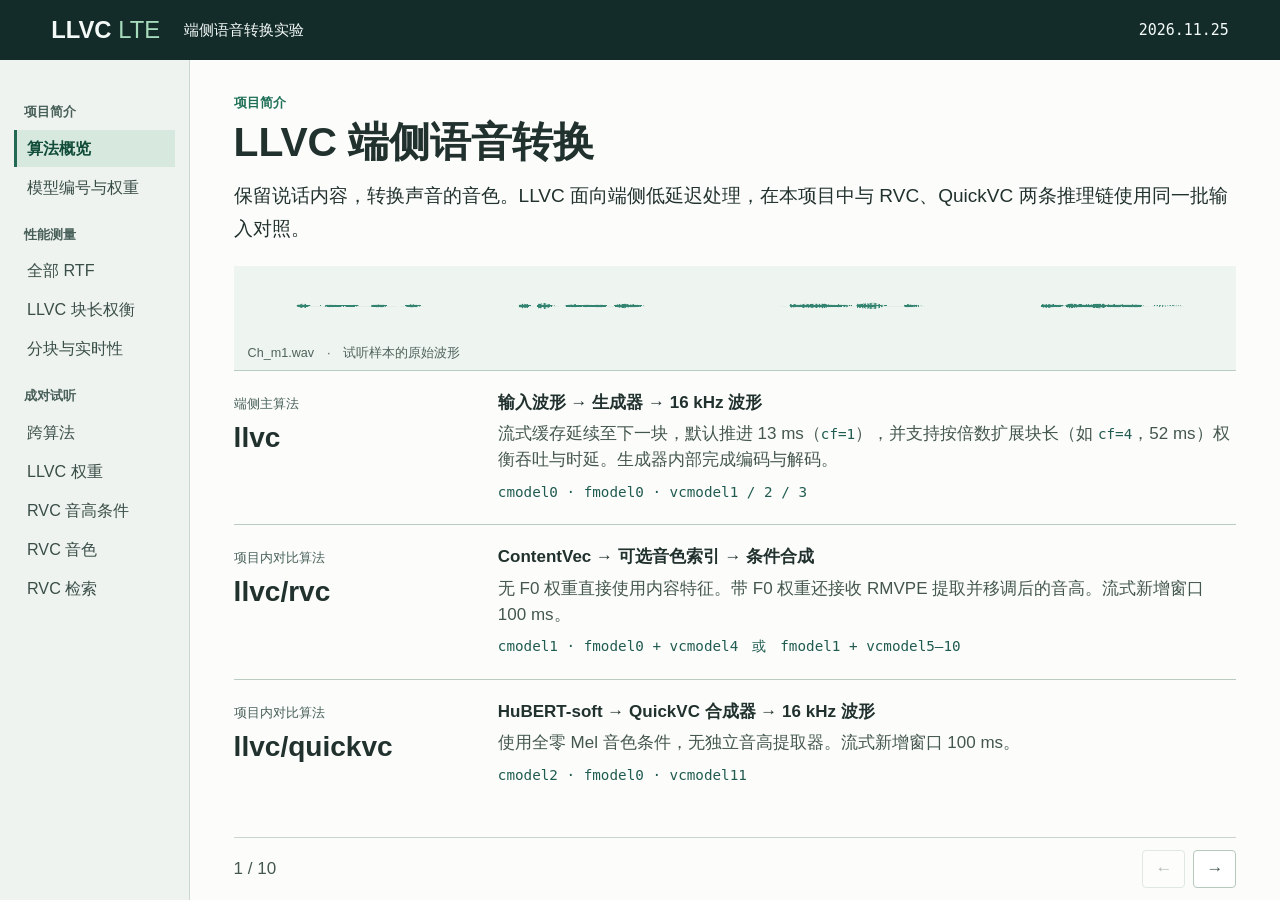
<file: index.html>
<!doctype html>
<html lang="zh-CN"><head><meta charset="utf-8">
<title>LLVC 语音转换对照实验</title>
<script>location.replace("docs/presentation/index.html" + location.search + location.hash);</script>
<noscript><meta http-equiv="refresh" content="0;url=docs/presentation/index.html"></noscript>
</head><body><a href="docs/presentation/index.html">打开 LLVC 语音转换对照实验</a></body></html>
</file>
<file: docs/presentation/slides.css>
:root{font:17px/1.55 "Segoe UI","Microsoft YaHei",sans-serif;color:#21312e;background:#fcfdfb}
*{box-sizing:border-box}body{margin:0}[hidden]{display:none!important}
header{height:60px;background:#142c29;color:#f4faf8;display:flex;align-items:center;gap:24px;padding:0 4%;font-size:.88rem}
.brand{font:800 1.4rem "Segoe UI",sans-serif}.brand span{font-weight:400;color:#a6dbbc}time{margin-left:auto;font:1em monospace}
.shell{display:grid;grid-template-columns:190px minmax(0,1fr);max-width:1570px;margin:auto;min-height:calc(100vh - 60px)}
aside{background:#eff3ef;border-right:1px solid #cbd7d0;padding:25px 14px}
nav{position:sticky;top:20px;display:grid;gap:2px}nav h3,.eyebrow,small{font-size:.78rem;color:#486059}
nav h3{margin:17px 10px 5px}nav a{color:#394e47;text-decoration:none;padding:6px 10px;border-left:3px solid transparent;font-size:.95rem}
nav a:hover,.tabs button:hover{background:#e0e9e2}nav a[aria-current]{background:#d7e9df;border-left-color:#226954;color:#104c39;font-weight:bold}
main{min-width:0;padding:clamp(22px,3%,54px) 4% 0;display:flex;flex-direction:column}
section{padding-bottom:22px}h1,h2,h3,p,figure{margin:0}h1{font-size:2.4rem;line-height:1.25;margin:4px 0 12px}.eyebrow{font-weight:bold;color:#207158}
.intro{font-size:1.12rem;max-width:62em;line-height:1.72;margin-bottom:20px}figure{padding:10px 14px 6px;background:#eef4f0}figure img{width:100%;height:60px}figcaption{color:#4e625b;font-size:.74rem}
.family,.dictionary{display:grid;grid-template-columns:minmax(175px,1fr) 3fr;gap:18px;padding:19px 0;border-top:1px solid #bacbc0}.family h2{font-size:1.65rem}.family p{margin:.3rem 0;color:#44574e}
code{font: .84rem/1.7 Consolas,monospace;color:#205b50;overflow-wrap:anywhere}.dictionary{grid-template-columns:1.35fr 1fr}.dictionary h3{font-size:1rem;margin-bottom:7px}
.overflow{overflow-x:auto}.caption{margin-top:18px;padding:8px 14px;border-left:3px solid #b66e4d;background:#f9f3ed;color:#493c34;font-size:.94rem}
table{width:100%;border-collapse:collapse;text-align:left;font-variant-numeric:tabular-nums}th,td{border-bottom:1px solid #cfdbd3;padding:9px 12px}
thead th{font-size:.8rem;color:#40564a;background:#eaf1ec}.metric{position:relative;isolation:isolate;text-align:right;font:1rem Consolas,monospace}.metric:before{content:"";position:absolute;inset:15% auto 15% 0;width:var(--length);background:#c6e8d7;z-index:-1}.metric.over:before{background:#f1d5bf}
#catalog small,.matrix small,.matrix strong{display:block}small{font-weight:500}.tabs{display:flex;gap:5px;flex-wrap:wrap;margin:14px 0}.tabs button{border:1px solid #bbcac1;background:#fff}
button{font:inherit;cursor:pointer;border-radius:4px;padding:5px 12px;color:inherit}button:focus-visible,a:focus-visible{outline:3px solid #bd623a;outline-offset:2px}button:disabled{opacity:.4;cursor:default}
.tabs button[aria-pressed=true]{color:white;background:#1c634e;border-color:#1c634e}
.matrix{table-layout:fixed}.matrix th:first-child{width:30%}.matrix thead th{vertical-align:top;color:#243d31}.matrix th strong{font-size:.99rem;overflow-wrap:anywhere}.matrix tbody th{font-weight:600}.matrix tbody tr:nth-child(even){background:#f4f7f3}
.pair{display:flex;flex-wrap:wrap;gap:7px;margin-bottom:4px}.sound{border:1px solid #9fb4a8;background:white;font-size:.91rem}.sound:before{content:'▶';font-size:.68em;margin-right:6px}.sound.playing{background:#1b644e;color:white}.sound.playing:before{content:'Ⅱ'}.sound:hover{border-color:#286b52}.matrix thead .sound{margin-top:4px}
#dock{position:sticky;bottom:0;z-index:1;background:#e3eee7;border:1px solid #b1c6b9;border-radius:5px;display:grid;grid-template-columns:minmax(150px,1fr) minmax(200px,1fr) auto;align-items:center;gap:10px;padding:9px 12px}
#dock small,#dock strong{display:block}#dock strong{font-size:.82rem;overflow-wrap:anywhere}#dock audio{width:100%;height:36px}#dock label{font-size:.78rem}
footer{margin-top:auto;border-top:1px solid #c9d5cc;display:flex;justify-content:space-between;align-items:center;padding:12px 0;color:#44594d}footer button{margin-left:8px;border:1px solid #b6c9bd;background:white}
@media(max-width:1000px){:root{font-size:16px}.shell{grid-template-columns:148px minmax(0,1fr)}aside{padding:12px 6px}main{padding:22px 3% 0}.pair{gap:4px}.sound{padding:4px 7px}#dock{grid-template-columns:1fr 1.4fr}#dock label{grid-column:1/-1}}
@media(max-width:720px){header{height:46px;gap:12px}.shell{display:block}aside{padding:0;border:0}nav{display:flex;flex-wrap:nowrap;overflow-x:auto;gap:0}nav a{white-space:nowrap;font-size:.85rem;padding:9px 8px}nav h3{display:none}main{padding:20px 12px 0}h1{font-size:1.8rem}.intro{font-size:1rem}.family,.dictionary{grid-template-columns:1fr;gap:6px}.family h2{font-size:1.25rem}
th,td{padding:7px 5px}#catalog,.perf-table{min-width:640px}.matrix th:first-child{width:29%}.matrix small{font-size:.69rem}.matrix th strong{font-size:.78rem}.matrix .sound{font-size:.8rem}.pair{gap:4px}.tabs button{padding:5px 8px;font-size:.82rem}#dock{position:static;grid-template-columns:1fr;padding:8px}#dock label{grid-column:auto}}
</file>
